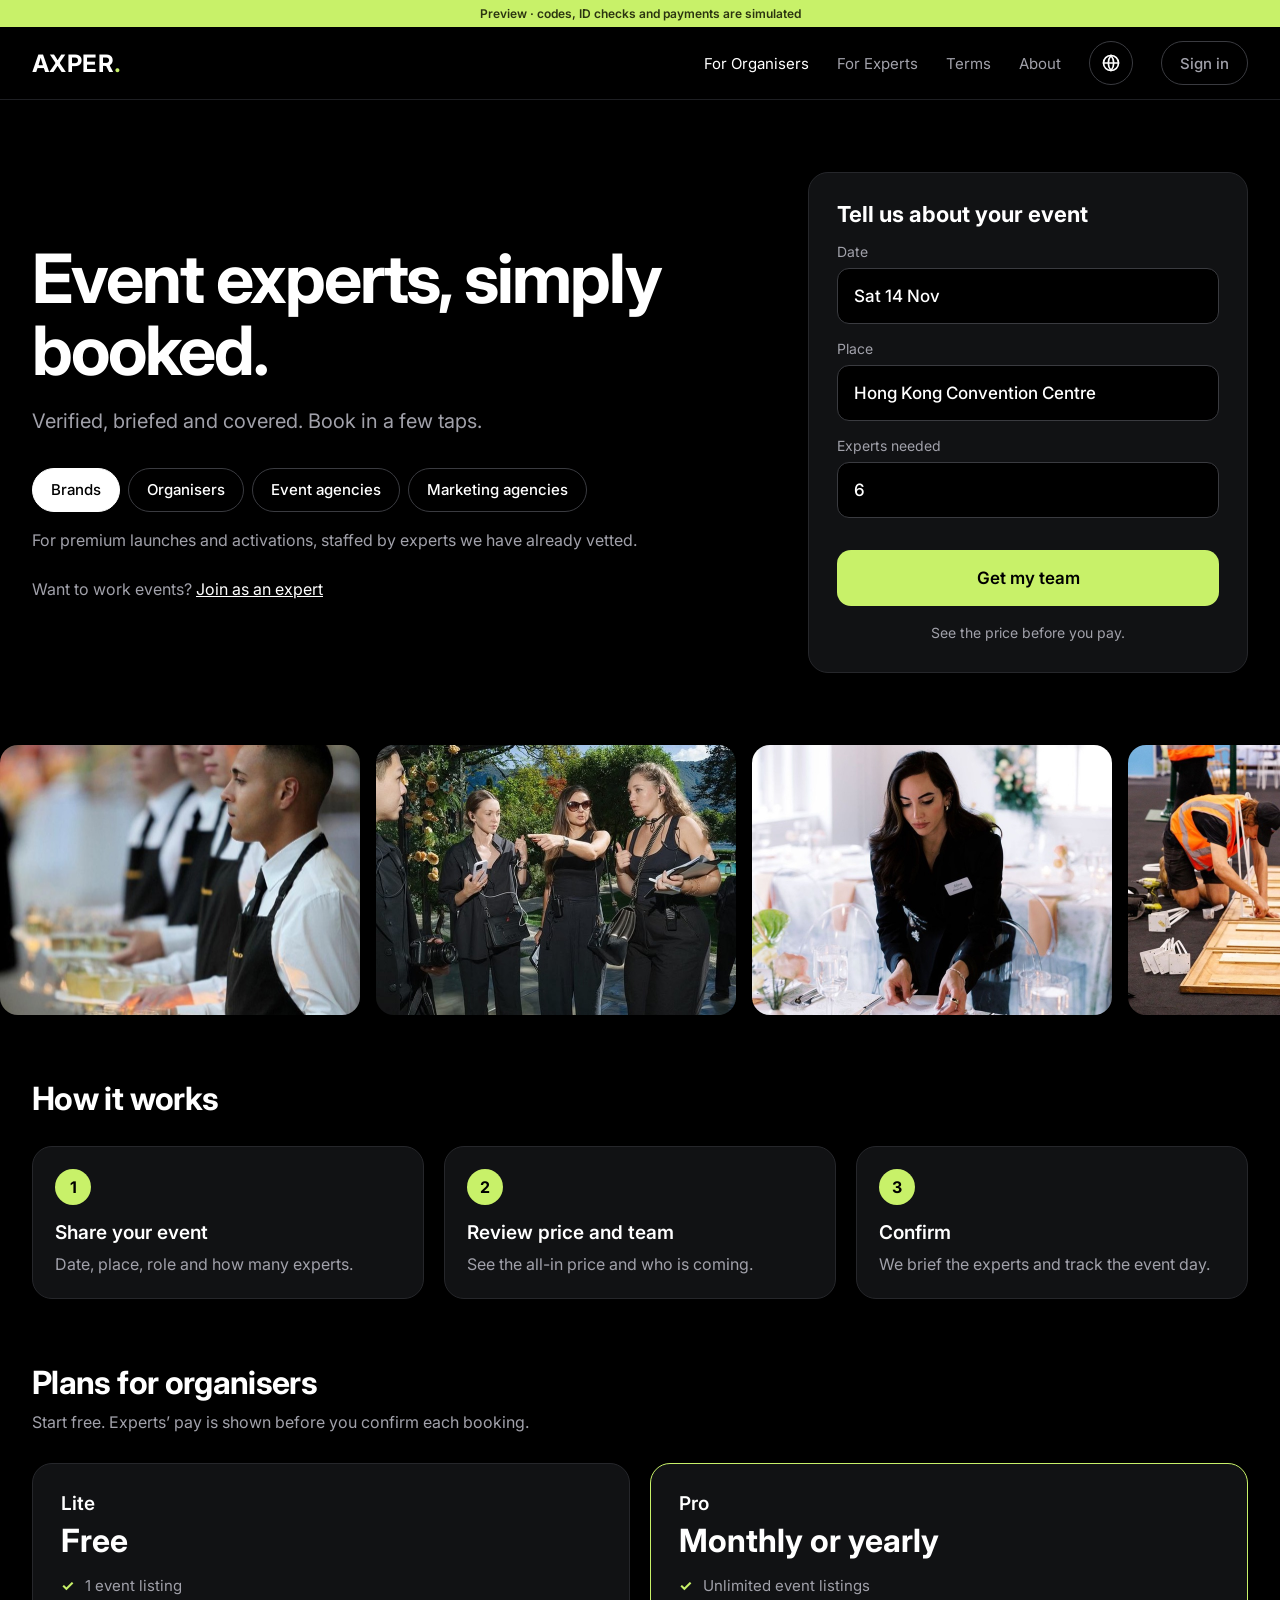
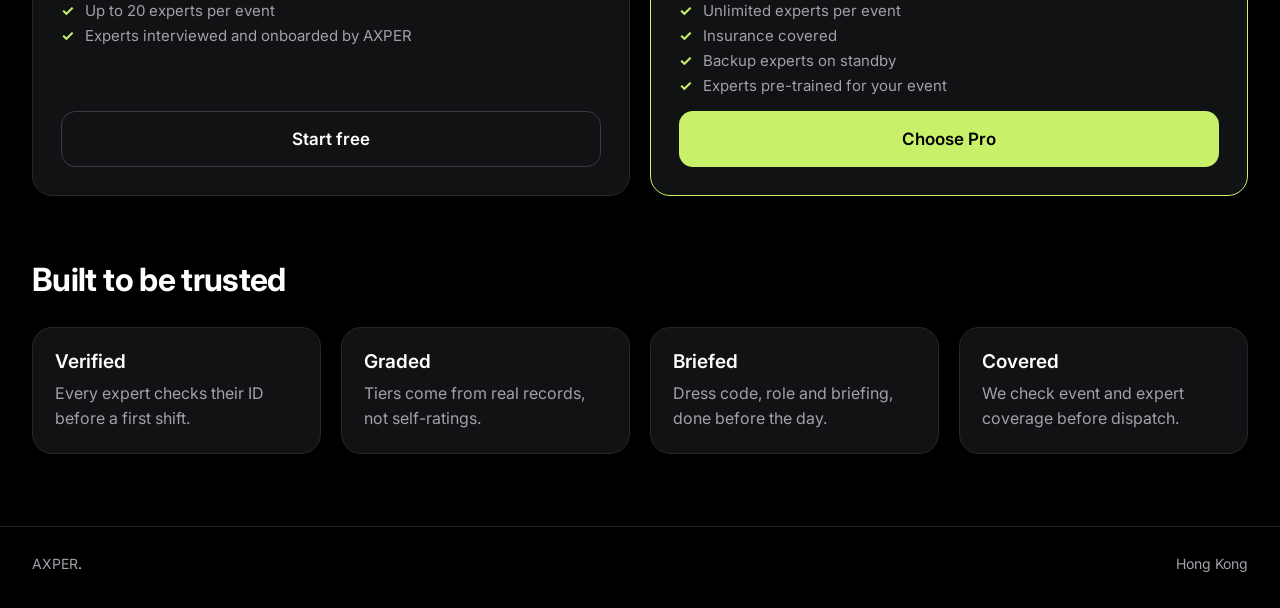
<file: web/index.html>
<!doctype html>
<html lang="en">
<head>
<meta charset="utf-8">
<meta name="viewport" content="width=device-width, initial-scale=1">
<meta name="theme-color" content="#000000">
<meta name="description" content="AXPER: verified event experts in Hong Kong, booked in a few taps.">
<title>AXPER · Event experts, simply booked</title>
<link rel="icon" href="/icon.svg" type="image/svg+xml">
<link rel="preconnect" href="https://fonts.googleapis.com">
<link rel="stylesheet" href="https://fonts.googleapis.com/css2?family=Inter:wght@400;500;600;700&display=swap">
<link rel="stylesheet" href="/styles.css">
<link rel="stylesheet" href="/web/web.css">
</head>
<body class="web" data-page="home">
<div class="preview-bar" role="note">Preview · codes, ID checks and payments are simulated</div>

<header class="site-head"><div class="wrap wide">
<a class="logo" href="/web/" style="text-decoration:none">AXPER<span class="dot">.</span></a>
<nav class="site-nav" aria-label="Main">
<a href="/web/" aria-current="page">For Organisers</a>
<a href="/web/experts.html">For Experts</a>
<span>Terms</span><span>About</span>
<button type="button" class="pill round" data-lang aria-label="Language"><svg width="20" height="20" viewBox="0 0 24 24" fill="none" stroke="#fff" stroke-width="2" stroke-linecap="round" stroke-linejoin="round" aria-hidden="true"><circle cx="12" cy="12" r="9"/><path d="M3 12h18"/><path d="M12 3a14 14 0 0 1 0 18a14 14 0 0 1 0-18"/></svg></button>
<a class="pill" href="/web/signin.html">Sign in</a>
</nav>
</div></header>

<main>
<section class="wrap wide split" style="padding-top:72px;padding-bottom:72px;gap:64px">
<div style="flex:1 1 460px;min-width:0">
<h1 class="h-xl">Event experts, simply booked.</h1>
<p class="lead" style="margin-top:20px">Verified, briefed and covered. Book in a few taps.</p>
<div class="tabbar" role="tablist" aria-label="Who is booking" style="margin:32px 0 16px">
<button type="button" role="tab" aria-selected="true" aria-controls="audienceText">Brands</button>
<button type="button" role="tab" aria-selected="false" aria-controls="audienceText" tabindex="-1">Organisers</button>
<button type="button" role="tab" aria-selected="false" aria-controls="audienceText" tabindex="-1">Event agencies</button>
<button type="button" role="tab" aria-selected="false" aria-controls="audienceText" tabindex="-1">Marketing agencies</button>
</div>
<p class="m" id="audienceText" role="tabpanel" aria-live="polite">For premium launches and activations, staffed by experts we have already vetted.</p>
<p class="m" style="margin-top:24px">Want to work events? <a href="/web/experts.html" style="color:#fff;text-decoration:underline">Join as an expert</a></p>
</div>
<form class="card" id="bookForm" novalidate style="flex:1 1 360px;max-width:440px;padding:28px;display:flex;flex-direction:column;gap:16px">
<h2 style="font-size:22px;font-weight:700">Tell us about your event</h2>
<div><label class="label" for="date">Date</label><input class="input" id="date" name="date" value="Sat 14 Nov" required></div>
<div><label class="label" for="place">Place</label><input class="input" id="place" name="place" value="Hong Kong Convention Centre" autocomplete="street-address" required></div>
<div><label class="label" for="count">Experts needed</label><input class="input" id="count" name="count" type="number" inputmode="numeric" min="1" max="10" value="6" required></div>
<p class="m s" id="bookErr" role="alert" style="color:#FF8A80;margin:0"></p>
<button class="btn" type="submit">Get my team</button>
<p class="m s center" style="font-size:14px">See the price before you pay.</p>
</form>
</section>

<div class="strip" aria-label="Experts at work">
<div class="track">
<img src="/web/img/waiters.jpg" alt="Waiters in white shirts and black aprons serving champagne" style="object-position:50% 38%">
<img src="/web/img/crew.jpg" alt="Event crew in black with headsets coordinating outdoors" style="object-position:50% 39%">
<img src="/web/img/planner.jpg" alt="Event planner setting a place card on a dinner table" style="object-position:50% 85%">
<img src="/web/img/setup.jpg" alt="Setup crew in hi-vis vests building tables" style="object-position:50% 10%">
<img src="/web/img/ambassador.jpg" alt="Brand ambassador greeting a guest at a pop-up counter" style="object-position:50% 39%">
<img src="/web/img/waiters.jpg" alt="" aria-hidden="true" style="object-position:50% 38%">
<img src="/web/img/crew.jpg" alt="" aria-hidden="true" style="object-position:50% 39%">
<img src="/web/img/planner.jpg" alt="" aria-hidden="true" style="object-position:50% 85%">
<img src="/web/img/setup.jpg" alt="" aria-hidden="true" style="object-position:50% 10%">
<img src="/web/img/ambassador.jpg" alt="" aria-hidden="true" style="object-position:50% 39%">
</div>
</div>

<section class="wrap wide" style="padding-top:64px">
<h2 class="h2" style="margin-bottom:28px">How it works</h2>
<div class="grid">
<div class="card"><div class="num">1</div><p class="ct">Share your event</p><p class="m">Date, place, role and how many experts.</p></div>
<div class="card"><div class="num">2</div><p class="ct">Review price and team</p><p class="m">See the all-in price and who is coming.</p></div>
<div class="card"><div class="num">3</div><p class="ct">Confirm</p><p class="m">We brief the experts and track the event day.</p></div>
</div>
</section>

<section class="wrap wide" style="padding-top:64px" id="pricing" aria-labelledby="pricingTitle">
<h2 class="h2" id="pricingTitle">Plans for organisers</h2>
<p class="m" style="margin:8px 0 28px">Start free. Experts’ pay is shown before you confirm each booking.</p>
<div class="grid" style="--min:280px">
<div class="card" style="padding:28px;display:flex;flex-direction:column;gap:16px">
<div><p class="ct" style="margin:0">Lite</p><p style="margin:6px 0 0;font-size:32px;font-weight:700">Free</p></div>
<ul class="plan-list" data-plan-list="lite"></ul>
<a class="btn ghost" href="/#/organiser" data-plan-pick="lite" style="margin-top:auto">Start free</a>
</div>
<div class="card" style="padding:28px;display:flex;flex-direction:column;gap:16px;border-color:var(--lime)">
<div><p class="ct" style="margin:0">Pro</p><p style="margin:6px 0 0;font-size:32px;font-weight:700" id="proPrice">Monthly or yearly</p></div>
<ul class="plan-list" data-plan-list="pro"></ul>
<a class="btn" href="/#/organiser" data-plan-pick="pro" style="margin-top:auto">Choose Pro</a>
</div>
</div>
</section>

<section class="wrap wide" style="padding-top:64px">
<h2 class="h2" style="margin-bottom:28px">Built to be trusted</h2>
<div class="grid" style="--min:220px">
<div class="card"><p class="ct">Verified</p><p class="m">Every expert checks their ID before a first shift.</p></div>
<div class="card"><p class="ct">Graded</p><p class="m">Tiers come from real records, not self-ratings.</p></div>
<div class="card"><p class="ct">Briefed</p><p class="m">Dress code, role and briefing, done before the day.</p></div>
<div class="card"><p class="ct">Covered</p><p class="m">We check event and expert coverage before dispatch.</p></div>
</div>
</section>
</main>

<footer class="site-foot"><div class="wrap wide"><span>AXPER<span class="dot" style="color:var(--lime)">.</span></span><span>Hong Kong</span></div></footer>
<script src="/data.js"></script>
<script src="/web/web.js"></script>
</body>
</html>
</file>
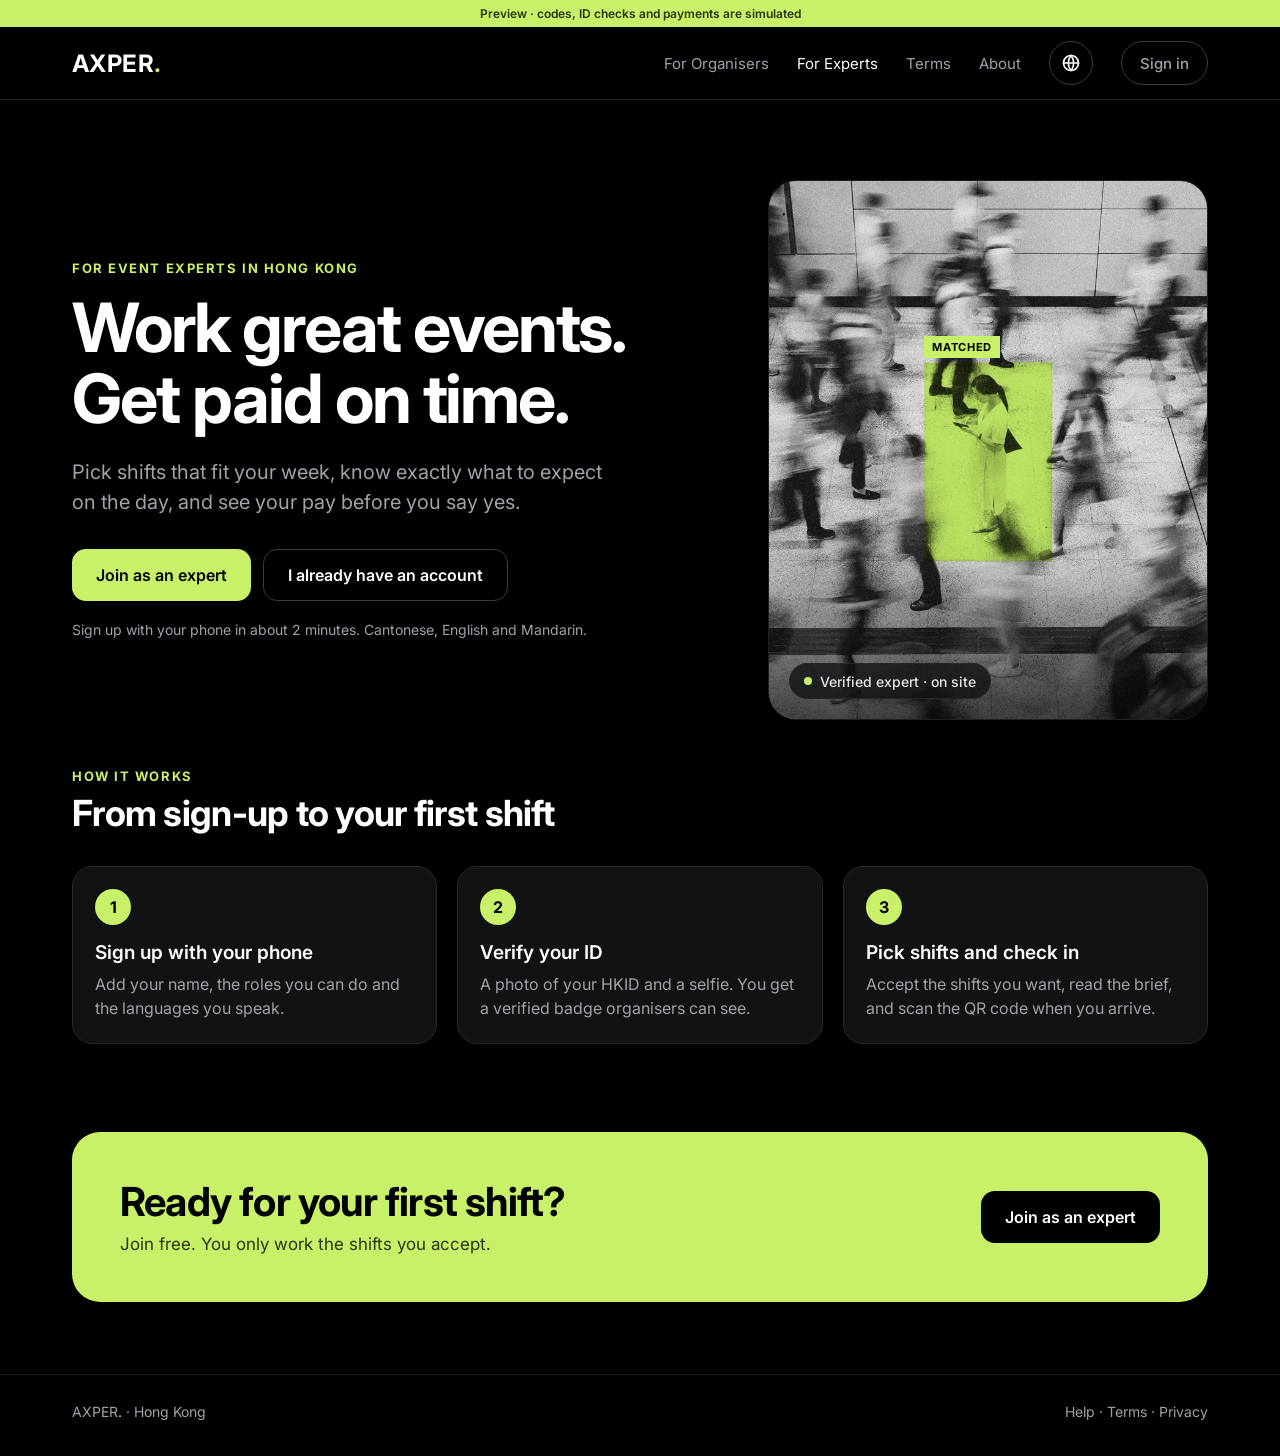
<file: web/experts.html>
<!doctype html>
<html lang="en">
<head>
<meta charset="utf-8">
<meta name="viewport" content="width=device-width, initial-scale=1">
<meta name="theme-color" content="#000000">
<meta name="description" content="Work great events in Hong Kong. Pick shifts that fit your week and see your pay before you say yes.">
<title>AXPER for experts</title>
<link rel="icon" href="/icon.svg" type="image/svg+xml">
<link rel="preconnect" href="https://fonts.googleapis.com">
<link rel="stylesheet" href="https://fonts.googleapis.com/css2?family=Inter:wght@400;500;600;700&display=swap">
<link rel="stylesheet" href="/styles.css">
<link rel="stylesheet" href="/web/web.css">
</head>
<body class="web" data-page="experts">
<div class="preview-bar" role="note">Preview · codes, ID checks and payments are simulated</div>

<header class="site-head"><div class="wrap">
<a class="logo" href="/web/" style="text-decoration:none">AXPER<span class="dot">.</span></a>
<nav class="site-nav" aria-label="Main">
<a href="/web/">For Organisers</a>
<a href="/web/experts.html" aria-current="page">For Experts</a>
<span>Terms</span><span>About</span>
<button type="button" class="pill round" data-lang aria-label="Language"><svg width="20" height="20" viewBox="0 0 24 24" fill="none" stroke="#fff" stroke-width="2" stroke-linecap="round" stroke-linejoin="round" aria-hidden="true"><circle cx="12" cy="12" r="9"/><path d="M3 12h18"/><path d="M12 3a14 14 0 0 1 0 18a14 14 0 0 1 0-18"/></svg></button>
<a class="pill" href="/web/signin.html">Sign in</a>
</nav>
</div></header>

<main>
<section class="wrap split" style="padding-top:80px">
<div style="flex:1 1 480px;min-width:0">
<p class="eyebrow" style="margin:0">For event experts in Hong Kong</p>
<h1 class="h-xl" style="margin-top:16px">Work great events.<br>Get paid on time.</h1>
<p class="lead" style="margin-top:22px;max-width:540px">Pick shifts that fit your week, know exactly what to expect on the day, and see your pay before you say yes.</p>
<div class="row" style="gap:12px;flex-wrap:wrap;margin-top:32px">
<a class="btn inline" href="/#/join">Join as an expert</a>
<a class="btn ghost inline" href="/web/signin.html">I already have an account</a>
</div>
<p class="m" style="margin-top:18px;font-size:14px">Sign up with your phone in about 2 minutes. Cantonese, English and Mandarin.</p>
</div>
<div style="flex:1 1 380px;max-width:440px;min-width:0">
<figure style="margin:0;position:relative;border-radius:28px;overflow:hidden;border:1px solid #1E1F23;aspect-ratio:440/540;background:#000">
<img src="/web/img/crowd.jpg" alt="A busy crowd blurred in black and white, one person standing still highlighted in a lime block" style="position:absolute;inset:0;width:100%;height:100%;object-fit:cover">
<div aria-hidden="true" style="position:absolute;inset:0;background:linear-gradient(180deg,rgba(0,0,0,0) 70%,rgba(0,0,0,.65))"></div>
<span aria-hidden="true" style="position:absolute;left:35.5%;top:calc(33.7% - 26px);display:inline-flex;align-items:center;height:22px;padding:0 8px;background:var(--lime);color:#000;font:700 11px Inter,sans-serif;letter-spacing:.06em;text-transform:uppercase">Matched</span>
<figcaption style="position:absolute;left:20px;right:20px;bottom:20px;font:500 14px Inter,sans-serif;color:#E4E4E7">
<span style="display:inline-flex;align-items:center;gap:8px;min-height:36px;padding:0 14px;border-radius:18px;background:rgba(17,18,20,.8);border:1px solid var(--line)"><span style="width:8px;height:8px;border-radius:4px;background:var(--lime)"></span>Verified expert · on site</span>
</figcaption>
</figure>
</div>
</section>

<section class="wrap" style="padding-top:48px">
<p class="eyebrow" style="margin:0">How it works</p>
<h2 class="h-l" style="margin-top:10px;font-size:clamp(28px,3.4vw,36px)">From sign-up to your first shift</h2>
<div class="grid" style="margin-top:32px">
<div class="card"><div class="num">1</div><p class="ct">Sign up with your phone</p><p class="m">Add your name, the roles you can do and the languages you speak.</p></div>
<div class="card"><div class="num">2</div><p class="ct">Verify your ID</p><p class="m">A photo of your HKID and a selfie. You get a verified badge organisers can see.</p></div>
<div class="card"><div class="num">3</div><p class="ct">Pick shifts and check in</p><p class="m">Accept the shifts you want, read the brief, and scan the QR code when you arrive.</p></div>
</div>
</section>

<section class="wrap" style="padding-top:88px">
<div style="background:var(--lime);color:#000;border-radius:28px;padding:clamp(28px,4vw,48px);display:flex;flex-wrap:wrap;gap:24px;align-items:center;justify-content:space-between">
<div style="flex:1 1 420px;min-width:0"><h2 class="h-l">Ready for your first shift?</h2><p style="margin:10px 0 0;font-size:17px;color:#2B3410">Join free. You only work the shifts you accept.</p></div>
<a class="btn inline dark" href="/#/join">Join as an expert</a>
</div>
</section>
</main>

<footer class="site-foot"><div class="wrap"><span>AXPER<span style="color:var(--lime)">.</span> · Hong Kong</span><span>Help · Terms · Privacy</span></div></footer>
<script src="/data.js"></script>
<script src="/web/web.js"></script>
</body>
</html>
</file>
<file: styles.css>
:root{
  --bg:#000;--card:#111214;--line:#26272B;--line2:#3A3B40;--text:#fff;--muted:#A1A1AA;--dim:#71717A;
  --lime:#C8F169;--lime-ink:#000;--lime-soft:#1A1F0E;--warn:#FFB020;
}
*{box-sizing:border-box}
html,body{margin:0;background:var(--bg);color:var(--text);font-family:Inter,system-ui,-apple-system,"Segoe UI",sans-serif;-webkit-font-smoothing:antialiased}
body{min-height:100dvh;display:flex;flex-direction:column;align-items:center}
a{color:inherit}
button{font:inherit;color:inherit;cursor:pointer}
.preview-bar{width:100%;text-align:center;font-size:12px;color:#2B3410;background:var(--lime);padding:6px 16px;font-weight:600}
.screen{width:100%;max-width:440px;flex:1;display:flex;flex-direction:column;gap:16px;padding:20px 20px calc(24px + env(safe-area-inset-bottom))}
.screen.has-tabs{padding-bottom:calc(96px + env(safe-area-inset-bottom))}
.row{display:flex;align-items:center;gap:12px}
.between{justify-content:space-between}
.grow{flex:1}
h1{margin:0;font-size:30px;line-height:1.1;font-weight:700;letter-spacing:-.02em}
h2{margin:0;font-size:17px;font-weight:600}
.big-title{font-size:38px}
.m{margin:0;color:var(--muted);font-size:15px;line-height:1.45}
.s{font-size:13px}
.logo{font-size:24px;font-weight:700;letter-spacing:-.02em;text-decoration:none}
.card{background:var(--card);border:1px solid var(--line);border-radius:18px;padding:16px}
.btn{min-height:56px;width:100%;border-radius:14px;border:0;background:var(--lime);color:var(--lime-ink);font-weight:600;font-size:17px;display:flex;align-items:center;justify-content:center;text-decoration:none;padding:0 18px}
.btn:disabled{opacity:.4;cursor:not-allowed}
.btn.ghost{background:transparent;border:1px solid var(--line2);color:var(--text)}
.btn.small{min-height:48px;font-size:16px}
.icon-btn{width:44px;height:44px;border-radius:22px;border:1px solid var(--line);background:var(--card);display:flex;align-items:center;justify-content:center;text-decoration:none;flex:none}
.chip{min-height:44px;padding:0 16px;border-radius:22px;border:1px solid var(--line2);background:transparent;color:var(--text);font-size:15px;font-weight:500}
.chip[aria-pressed="true"]{background:#fff;color:#000;border-color:#fff}
.chip.lang{width:44px;padding:0;display:flex;align-items:center;justify-content:center}
.logo .dot{color:var(--lime)}
.chips{display:flex;flex-wrap:wrap;gap:8px}
.label{display:block;color:var(--muted);font-size:14px;margin:0 0 8px}
.input{width:100%;min-width:0;height:56px;border-radius:12px;border:1px solid var(--line2);background:var(--card);color:var(--text);font:500 17px Inter,sans-serif;padding:0 16px}
.select{appearance:none;-webkit-appearance:none;padding-right:44px;background:var(--card) url("data:image/svg+xml,%3Csvg xmlns='http://www.w3.org/2000/svg' width='18' height='18' viewBox='0 0 24 24' fill='none' stroke='%23A1A1AA' stroke-width='2' stroke-linecap='round' stroke-linejoin='round'%3E%3Cpath d='m6 9 6 6 6-6'/%3E%3C/svg%3E") no-repeat right 14px center;cursor:pointer}
.input::placeholder{color:var(--dim);opacity:1}
.select option{background:#1A1B1E;color:#fff}
.select:invalid{color:var(--dim)}
#evLength b{color:var(--text);font-weight:600}
.input:focus,.code:focus{outline:2px solid var(--lime);outline-offset:1px}
.prefix{height:56px;padding:0 16px;border-radius:12px;border:1px solid var(--line2);background:var(--card);display:flex;align-items:center;font-size:17px;font-weight:500;flex:none}
.code{width:100%;height:58px;border-radius:12px;border:1px solid var(--line2);background:var(--card);color:var(--text);text-align:center;font:600 22px Inter,sans-serif}
.codes{display:grid;grid-template-columns:repeat(6,1fr);gap:8px}
.progress{display:flex;gap:6px}
.progress i{flex:1;height:4px;border-radius:2px;background:var(--line)}
.progress i.on{background:var(--lime)}
.choice{width:100%;text-align:left;border-radius:18px;padding:18px;min-height:96px;display:flex;flex-direction:column;gap:4px;text-decoration:none;border:1px solid var(--line2)}
.choice.primary{background:var(--lime);color:var(--lime-ink);border-color:var(--lime)}
.choice b{font-size:20px}
.task{width:100%;min-height:88px;display:flex;align-items:center;gap:14px;padding:16px;border-radius:18px;background:var(--card);border:1px solid var(--line);text-align:left}
.task.done{border-color:var(--lime)}
.task .ico{width:48px;height:48px;border-radius:14px;background:#000;border:1px solid var(--line);display:flex;align-items:center;justify-content:center;flex:none}
.task .status{font-size:15px;font-weight:600}
.task.done .status{color:var(--lime)}
.badge{display:inline-flex;align-items:center;height:30px;padding:0 12px;border-radius:15px;background:var(--lime-soft);color:var(--lime);font-size:13px;font-weight:600}
.badge.wait{background:#2A2210;color:var(--warn)}
.tag{display:inline-flex;align-items:center;height:28px;padding:0 12px;border-radius:14px;background:#1A1B1E;color:#D4D4D8;font-size:13px;font-weight:500}
.days{display:grid;grid-template-columns:repeat(7,1fr);gap:5px}
.days .chip{padding:0;border-radius:12px;font-size:13px;font-weight:600}
.times{display:flex;gap:6px}
.times .chip{flex:1;padding:0 6px;border-radius:12px;font-size:14px;font-weight:600}
.days .chip[aria-pressed="true"],.times .chip[aria-pressed="true"]{background:var(--lime);color:var(--lime-ink);border-color:var(--lime)}
.logo{letter-spacing:.02em}
.steps{display:flex;flex-direction:column;gap:8px;font-size:15px}
.n{font-size:16px;font-weight:600}
.av{width:44px;height:44px;border-radius:22px;background:var(--line);display:flex;align-items:center;justify-content:center;font-weight:600;font-size:15px;flex:none}
.av.sm{width:28px;height:28px;font-size:11px}
.stack{display:flex;padding-left:10px}
.stack .av{width:36px;height:36px;margin-left:-10px;border:2px solid var(--bg);font-size:12px}
.person{display:flex;align-items:center;gap:12px}
.stepper{display:flex;align-items:center;gap:12px}
.stepper .icon-btn{color:var(--lime);font-size:22px;font-weight:500;padding:0}
.stepper output{min-width:24px;text-align:center}
.sum{display:flex;justify-content:space-between;gap:12px;font-size:15px}
.sum.total{border-top:1px solid var(--line);padding-top:10px}
.check{width:28px;height:28px;accent-color:var(--lime);flex:none;margin:0}
.box{width:44px;height:44px;border-radius:12px;border:1px solid var(--line);background:var(--card);display:flex;align-items:center;justify-content:center;flex:none}
textarea.input{height:auto;min-height:120px;padding:14px 16px;line-height:1.45;font-size:16px;resize:vertical}
.ok{color:var(--lime)}.way{color:var(--warn)}.late{color:#FF8A80}
.card.alert{border-color:#6B2F2B}
.link-btn{background:none;border:0;padding:8px;min-height:44px;color:var(--muted);font-size:14px;text-decoration:underline}
.offer{display:flex;justify-content:space-between;align-items:center;gap:12px;min-height:64px;padding:12px 16px;border-radius:16px;background:var(--card);border:1px solid var(--line);text-decoration:none}
.offer .t{font-size:16px;font-weight:600}
.pay{font-size:16px;font-weight:700;white-space:nowrap}
.done-note{color:var(--lime);font-weight:600;font-size:13px}
.detail{display:flex;align-items:center;gap:14px;padding:14px 0;border-top:1px solid var(--line)}
.detail:last-child{border-bottom:1px solid var(--line)}
.detail .ico{width:40px;height:40px;border-radius:12px;background:#000;border:1px solid var(--line);display:flex;align-items:center;justify-content:center;flex:none}
.detail b{display:block;font-size:16px}
.next{background:linear-gradient(160deg,#18200A 0%,#111214 60%);border:1px solid #3D4A1F;border-radius:18px;padding:18px;display:flex;flex-direction:column;gap:12px}
.eyebrow{color:var(--lime);font-size:13px;font-weight:700;letter-spacing:.06em;text-transform:uppercase}
.qr{align-self:center;width:170px;height:170px;border-radius:14px;background:#fff;padding:12px}
.up{display:flex;justify-content:space-between;align-items:center;gap:12px;min-height:60px;padding:10px 0;border-top:1px solid var(--line)}
.tabs{position:fixed;left:0;right:0;bottom:0;background:rgba(0,0,0,.92);backdrop-filter:blur(10px);border-top:1px solid #1E1F23;display:flex;justify-content:center;padding:4px 0 calc(14px + env(safe-area-inset-bottom))}
.tabs-inner{display:flex;width:100%;max-width:440px;padding:0 20px}
.tab{flex:1;min-height:56px;display:flex;flex-direction:column;align-items:center;justify-content:center;gap:4px;font-size:12px;font-weight:600;text-decoration:none;color:var(--muted)}
.tab[aria-current="page"]{color:var(--lime)}
.center{text-align:center}
h1[tabindex="-1"]:focus{outline:none}
.sr{position:absolute;width:1px;height:1px;overflow:hidden;clip:rect(0 0 0 0);white-space:nowrap}
.file{position:absolute;inset:0;opacity:0;cursor:pointer}
.toast{position:fixed;left:50%;bottom:110px;transform:translateX(-50%);background:#fff;color:#000;font-weight:600;font-size:14px;padding:10px 16px;border-radius:12px;z-index:10}

/* Organiser plan choice (after sign-up) */
.plan{width:100%;text-align:left;border-radius:18px;padding:18px;border:1px solid var(--line2);background:var(--card);color:var(--text);display:flex;flex-direction:column;align-items:flex-start;gap:10px;font:inherit;cursor:pointer}
.plan[aria-pressed="true"]{border-color:var(--lime);box-shadow:inset 0 0 0 1px var(--lime)}
.plan .price{font-size:26px;font-weight:700;letter-spacing:-.01em}
.plan ul,.plan-list{margin:0;padding:0;list-style:none;display:flex;flex-direction:column;gap:6px}
.plan li,.plan-list li{color:var(--muted);font-size:15px;padding-left:24px;position:relative}
.plan li::before,.plan-list li::before{content:'✓';position:absolute;left:0;color:var(--lime);font-weight:700}

/* A00 opening logo: black screen, only the A mark moves (stroke glides down, person slides in, then it eases out) */
#splash{position:fixed;inset:0;z-index:100;background:#000;display:flex;align-items:center;justify-content:center;pointer-events:none}
#splash .mk{position:relative;width:95.2px;height:88px;animation:spOut 1.45s forwards}
#splash .a{position:absolute;inset:0;overflow:hidden}
#splash .a img{position:absolute;left:0;top:-13.9px;width:560.5px;max-width:none;display:block}
#splash .stroke{clip-path:polygon(25.8px 0,100% 0,100% 100%,68.9px 100%);animation:spStroke 1.45s forwards}
#splash .person{clip-path:polygon(0 0,25.8px 0,68.9px 100%,0 100%);animation:spPerson 1.45s forwards}
@keyframes spStroke{0%{opacity:0;transform:translate(22px,-46px);animation-timing-function:cubic-bezier(.16,1,.3,1)}38%,100%{opacity:1;transform:none}}
@keyframes spPerson{0%,12%{opacity:0;transform:translate(-30px,0);animation-timing-function:cubic-bezier(.16,1,.3,1)}50%,100%{opacity:1;transform:none}}
@keyframes spOut{0%,68%{opacity:1;transform:scale(1);animation-timing-function:cubic-bezier(.5,0,.75,0)}100%{opacity:0;transform:scale(1.25)}}
@media (prefers-reduced-motion:reduce){#splash .mk,#splash .stroke,#splash .person{animation:none}}

/* E3a My schedule */
.cal{display:grid;grid-template-columns:repeat(7,1fr);gap:6px 4px;text-align:center}
.cal .wd{font-size:12px;color:var(--dim);padding-bottom:4px}
.day{height:40px;border-radius:12px;border:0;background:none;color:var(--muted,#A1A1AA);font:inherit;font-size:15px;cursor:pointer;position:relative;padding:0}
.day:disabled{opacity:.35;cursor:default}
.day.free{background:#1A1F0E;color:#C8F169;font-weight:600}
.day.book{background:#fff;color:#000;font-weight:600}
.day.book::after{content:"";position:absolute;left:50%;bottom:5px;width:4px;height:4px;margin-left:-2px;border-radius:50%;background:#000}
.day.sel{outline:2px solid #C8F169;outline-offset:1px}
.key{display:flex;gap:16px;font-size:13px;color:var(--dim);margin-top:12px;flex-wrap:wrap}
.key i{display:inline-block;width:10px;height:10px;border-radius:3px;margin-right:6px;vertical-align:-1px}
.k-free{background:#C8F169}.k-book{background:#fff}.k-no{border:1px solid #3A3B40}
.switch-row{display:flex;align-items:center;justify-content:space-between;gap:12px;width:100%;background:none;border:0;color:inherit;font:inherit;text-align:left;padding:4px 0;cursor:pointer}
.switch-row b{display:block;font-size:16px;font-weight:600}
.switch{flex:none;width:46px;height:28px;border-radius:14px;background:#3A3B40;position:relative;transition:background .2s}
.switch::after{content:"";position:absolute;left:3px;top:3px;width:22px;height:22px;border-radius:50%;background:#fff;transition:transform .2s}
.switch-row[aria-checked="true"] .switch{background:#C8F169}
.switch-row[aria-checked="true"] .switch::after{transform:translateX(18px);background:#000}
/* E3b Offers: schedule strip */
.sched-strip{display:flex;align-items:center;gap:12px;padding:12px 14px;border-radius:14px;background:#1A1F0E;border:1px solid #3d4a22;color:var(--text);text-decoration:none;font-size:14px}
.sched-strip svg{color:#C8F169;flex:none}.sched-strip b{color:#C8F169}.sched-strip .edit{font-weight:600}

/* O1 Phone / Email switch */
.seg{display:flex;padding:4px;border-radius:14px;background:var(--card);border:1px solid var(--line)}
.seg button{flex:1;height:44px;border:0;border-radius:10px;background:none;color:var(--muted);font:600 15px Inter,sans-serif;cursor:pointer}
.seg button[aria-pressed="true"]{background:#fff;color:#000}
.icon-btn:disabled{opacity:.35}
</file>
<file: web/web.css>
/* AXPER website. Loaded after /styles.css, so it reuses the app's colour tokens and
   .card / .btn / .chip / .tag / .input / .code / .progress, and only adds desktop layout. */
body.web{display:block;min-height:100dvh}
:where(.web) a{color:inherit}
:where(.web) a:not(.btn):hover{color:var(--lime)}
.wrap{max-width:1200px;margin:0 auto;padding:0 32px}
.wide{max-width:1280px}
.site-head{border-bottom:1px solid #1E1F23}
.site-head .wrap{min-height:72px;display:flex;align-items:center;justify-content:space-between;gap:16px;flex-wrap:wrap;padding-top:12px;padding-bottom:12px}
.site-head .logo{font-size:24px}
.site-nav{display:flex;align-items:center;gap:28px;flex-wrap:wrap;font-size:15px;color:var(--muted)}
.site-nav a{text-decoration:none;color:var(--muted)}
.site-nav a[aria-current="page"]{color:var(--text)}
.pill{min-height:44px;padding:0 18px;border-radius:22px;border:1px solid var(--line2);background:transparent;color:var(--text);font:500 15px Inter,sans-serif;display:inline-flex;align-items:center;justify-content:center;gap:6px;text-decoration:none}
.pill.round{width:44px;padding:0}
.eyebrow{letter-spacing:.12em}
.lbl{margin:0;color:var(--muted);font-size:13px;font-weight:600;letter-spacing:.06em;text-transform:uppercase}
.h-xl{margin:0;font-size:clamp(40px,6vw,68px);line-height:1.05;font-weight:700;letter-spacing:-.03em}
.h-l{margin:0;font-size:clamp(30px,4vw,40px);line-height:1.1;font-weight:700;letter-spacing:-.02em}
.h2{margin:0;font-size:clamp(26px,3vw,32px);font-weight:700;letter-spacing:-.02em}
.lead{margin:0;color:var(--muted);font-size:clamp(17px,1.6vw,20px);line-height:1.5}
.web .m{font-size:16px;line-height:1.55}
.web .card{border-radius:20px;padding:22px}
.ct{margin:0 0 8px;font-size:19px;font-weight:600}
.num{width:36px;height:36px;border-radius:18px;background:var(--lime);color:var(--lime-ink);font-weight:700;display:flex;align-items:center;justify-content:center;margin-bottom:16px}
.grid{display:grid;gap:20px;grid-template-columns:repeat(auto-fit,minmax(min(100%,var(--min,250px)),1fr))}
.split{display:flex;flex-wrap:wrap;gap:56px;align-items:center}
.btn.inline{width:auto;display:inline-flex;min-height:52px;font-size:16px;padding:0 24px}
.btn.dark{background:#000;color:#fff}
.btn.dark:hover{color:var(--lime)}
.btn.ghost:hover{color:var(--text);border-color:#52525B}
.site-foot{margin-top:72px;border-top:1px solid #1E1F23}
.site-foot .wrap{padding-top:28px;padding-bottom:36px;display:flex;justify-content:space-between;gap:16px;flex-wrap:wrap;color:var(--muted);font-size:14px}
.tabbar{display:flex;gap:8px;flex-wrap:wrap}
.tabbar [role="tab"]{min-height:44px;padding:0 18px;border-radius:22px;border:1px solid var(--line2);background:transparent;color:var(--text);font:500 15px Inter,sans-serif}
.tabbar [aria-selected="true"]{background:#fff;color:#000;border-color:#fff}
.web .input{background:#000;border-color:var(--line2)}
.web .prefix{background:#000}
.web .tag{height:28px}
.tag.lime{background:var(--lime);color:var(--lime-ink);font-weight:600}
.tag.accent{color:var(--lime)}
/* photo strip */
.strip{overflow:hidden}
.track{display:flex;width:max-content;animation:axScroll 40s linear infinite}
.track:hover{animation-play-state:paused}
.track img{display:block;width:360px;height:270px;object-fit:cover;border-radius:18px;margin-right:16px;flex:none}
@keyframes axScroll{from{transform:translateX(0)}to{transform:translateX(-50%)}}
@media (prefers-reduced-motion:reduce){.track{animation:none}.strip{overflow-x:auto}}
@media (max-width:640px){.track img{width:260px;height:195px}}
/* dashboard */
.side{flex:1 1 200px;max-width:240px;display:flex;flex-direction:column;gap:4px}
.side a{display:flex;align-items:center;gap:12px;min-height:44px;padding:0 14px;border-radius:12px;color:var(--muted);text-decoration:none;font-size:15px;font-weight:500}
.side a[aria-current="page"]{background:#1A1B1E;color:var(--text)}
@media (max-width:900px){.side{max-width:none;flex:1 1 100%;flex-direction:row;overflow-x:auto}.side a{flex:none}}
.next-card{border-color:#3D4A1F;background:linear-gradient(160deg,#141A08 0%,#111214 55%);display:flex;flex-direction:column;gap:18px}
.facts{display:grid;grid-template-columns:repeat(auto-fit,minmax(170px,1fr));gap:14px}
.facts p:last-child,.val{margin:4px 0 0;font-size:16px;font-weight:600}
.line{display:flex;justify-content:space-between;gap:12px;font-size:15px}
.lines{display:flex;flex-direction:column;gap:10px;border-top:1px solid var(--line);padding-top:14px}
.shift-row{display:flex;flex-wrap:wrap;gap:16px;align-items:center;justify-content:space-between}
.shift-row .title{font-size:18px;font-weight:600}
.dot-badge{position:absolute;top:9px;right:10px;width:8px;height:8px;border-radius:4px;background:var(--lime)}
.av{background:#26272B}
.stack .av{border-color:var(--card)}
/* shift details */
.item{display:flex;gap:16px;padding:18px 0;border-top:1px solid var(--line)}
.item:first-child{border-top:0}
.item .ico,.ico-box{width:44px;height:44px;border-radius:12px;background:#000;border:1px solid var(--line);display:flex;align-items:center;justify-content:center;flex:none}
.map{margin-top:12px;height:150px;border-radius:14px;border:1px solid var(--line);background:repeating-linear-gradient(45deg,#0C0C0D 0 12px,#111214 12px 24px);display:flex;align-items:center;justify-content:center;color:var(--muted);font-size:14px;text-decoration:none}
.banner{background:var(--lime);color:#000;border-radius:18px;padding:18px 22px;display:flex;justify-content:space-between;align-items:center;gap:16px;flex-wrap:wrap}
.booked-pill{min-height:56px;border-radius:14px;border:1px solid var(--lime);color:var(--lime);font-weight:600;font-size:17px;display:flex;align-items:center;justify-content:center}
.ticks{display:flex;flex-direction:column;gap:14px;font-size:16px}
.ticks div{display:flex;gap:12px;align-items:center}
.or{display:flex;align-items:center;gap:12px;color:#71717A;font-size:13px}
.or::before,.or::after{content:"";flex:1;height:1px;background:var(--line)}
.web .codes{gap:8px}
.web .code{background:#000}
[hidden]{display:none!important}
</file>
